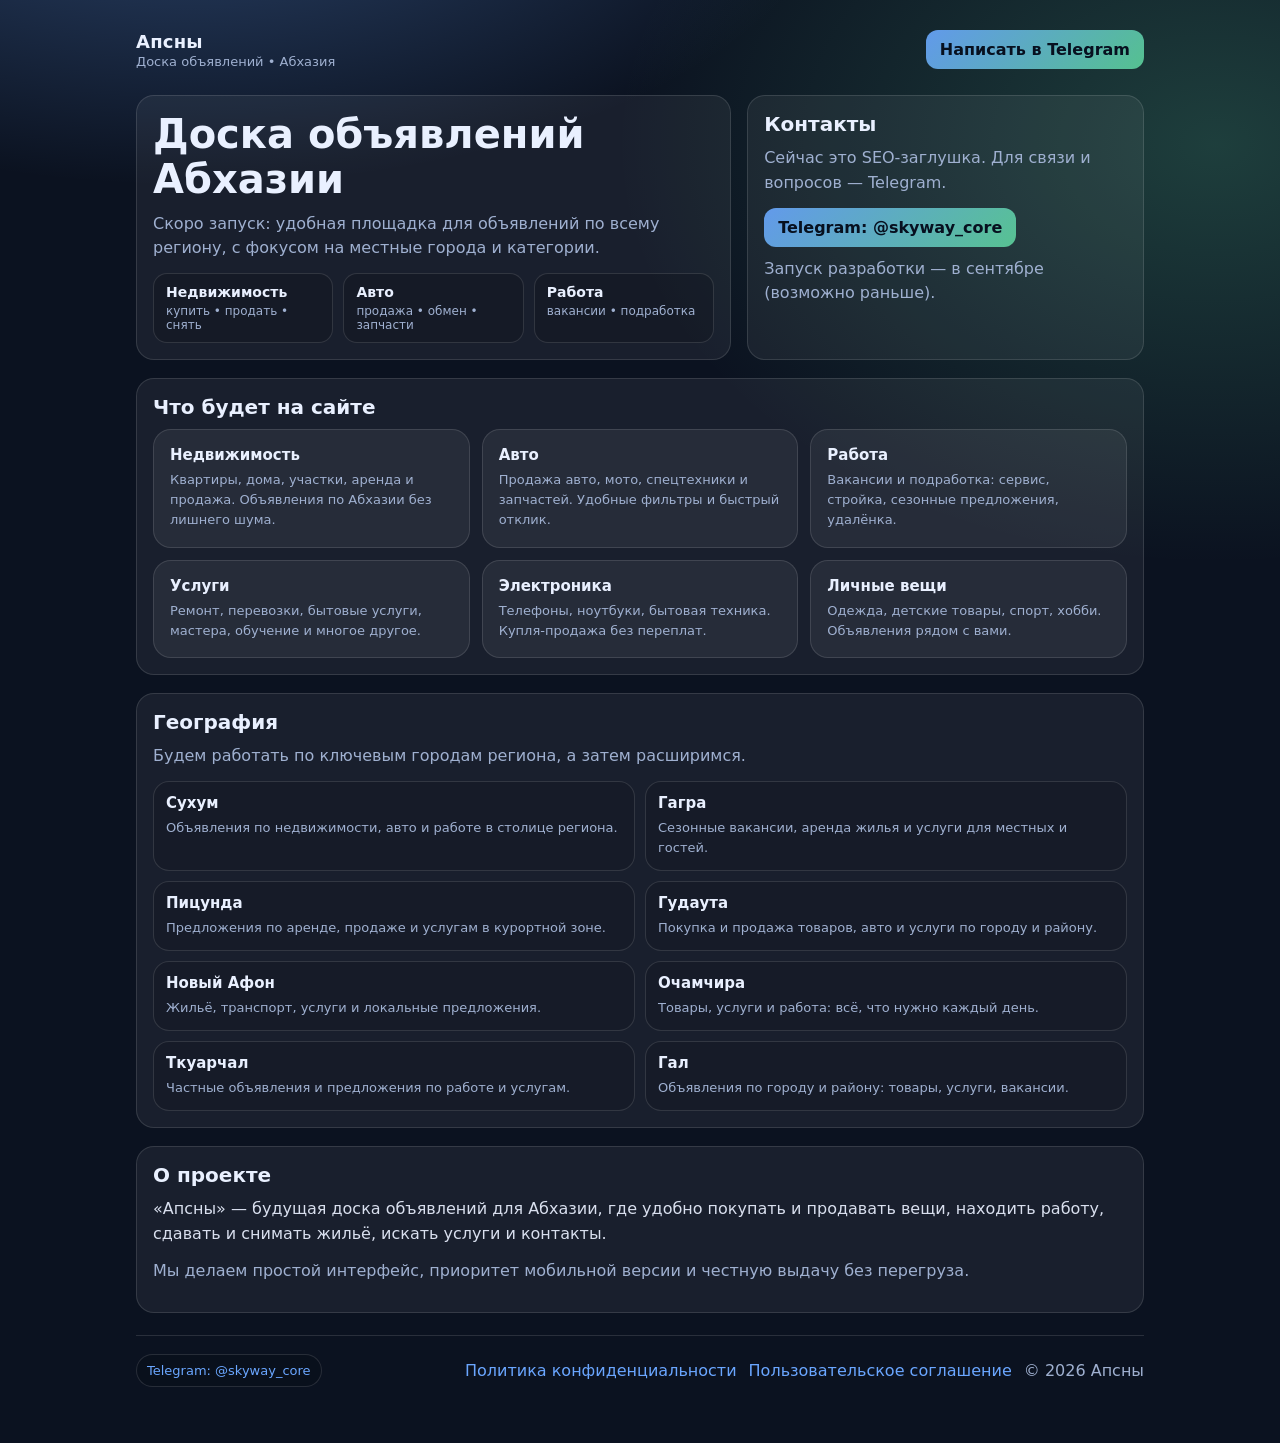
<file: index.html>
<!doctype html>
<html lang="ru">
  <head>
    <meta charset="utf-8" />
    <meta name="viewport" content="width=device-width, initial-scale=1" />

    <title>Объявления Абхазии — купить, продать, снять | Апсны</title>
    <meta
      name="description"
      content="Скоро запуск доски объявлений в Абхазии: недвижимость, авто, работа, услуги. Напишите в Telegram — сообщим о запуске."
    />
    <meta name="robots" content="index, follow" />
    <link rel="canonical" href="https://apsny-one.online/" />

    <meta property="og:type" content="website" />
    <meta property="og:site_name" content="Апсны" />
    <meta property="og:title" content="Объявления Абхазии — купить, продать, снять | Апсны" />
    <meta
      property="og:description"
      content="Скоро запуск доски объявлений в Абхазии: недвижимость, авто, работа, услуги. Напишите в Telegram — сообщим о запуске."
    />
    <meta property="og:url" content="https://apsny-one.online/" />
    <meta property="og:image" content="https://apsny-one.online/assets/img/og.png" />
    <meta property="og:image:width" content="1200" />
    <meta property="og:image:height" content="630" />

    <meta name="twitter:card" content="summary_large_image" />
    <meta name="twitter:title" content="Объявления Абхазии — купить, продать, снять | Апсны" />
    <meta
      name="twitter:description"
      content="Скоро запуск доски объявлений в Абхазии: недвижимость, авто, работа, услуги. Напишите в Telegram — сообщим о запуске."
    />
    <meta name="twitter:image" content="https://apsny-one.online/assets/img/og.png" />

    <link rel="icon" href="/favicon.ico" sizes="any" />
    <link rel="icon" href="/assets/img/favicon.svg" type="image/svg+xml" />
    <link rel="stylesheet" href="/assets/css/styles.css" />

    <script type="application/ld+json">
      {
        "@context": "https://schema.org",
        "@graph": [
          {
            "@type": "Organization",
            "name": "Апсны",
            "url": "https://apsny-one.online/",
            "logo": "https://apsny-one.online/assets/img/og.png",
            "areaServed": "Абхазия"
          },
          {
            "@type": "WebSite",
            "name": "Апсны",
            "url": "https://apsny-one.online/"
          }
        ]
      }
    </script>
  </head>
  <body>
    <div class="wrap">
      <header class="header">
        <div class="logo">
          <div class="logo__name">Апсны</div>
          <div class="logo__tag">Доска объявлений • Абхазия</div>
        </div>
        <a class="btn btn--primary" href="https://t.me/skyway_core" rel="noopener">Написать в Telegram</a>
      </header>

      <main>
        <section class="hero">
          <div class="card">
            <h1>Доска объявлений Абхазии</h1>
            <p class="muted">
              Скоро запуск: удобная площадка для объявлений по всему региону, с фокусом на местные города и категории.
            </p>
            <div class="kpi">
              <div class="kpi__item">
                <div class="kpi__title">Недвижимость</div>
                <div class="kpi__desc">купить • продать • снять</div>
              </div>
              <div class="kpi__item">
                <div class="kpi__title">Авто</div>
                <div class="kpi__desc">продажа • обмен • запчасти</div>
              </div>
              <div class="kpi__item">
                <div class="kpi__title">Работа</div>
                <div class="kpi__desc">вакансии • подработка</div>
              </div>
            </div>
          </div>

          <div class="card" id="contact">
            <h2 class="h2--tight">Контакты</h2>
            <p class="muted">Сейчас это SEO‑заглушка. Для связи и вопросов — Telegram.</p>
            <a class="btn btn--primary" href="https://t.me/skyway_core" rel="noopener">Telegram: @skyway_core</a>
            <p class="muted" style="margin-top:10px">Запуск разработки — в сентябре (возможно раньше).</p>
          </div>
        </section>

        <section class="card">
          <h2>Что будет на сайте</h2>
          <div class="grid">
            <div class="card item">
              <h3>Недвижимость</h3>
              <p>Квартиры, дома, участки, аренда и продажа. Объявления по Абхазии без лишнего шума.</p>
            </div>
            <div class="card item">
              <h3>Авто</h3>
              <p>Продажа авто, мото, спецтехники и запчастей. Удобные фильтры и быстрый отклик.</p>
            </div>
            <div class="card item">
              <h3>Работа</h3>
              <p>Вакансии и подработка: сервис, стройка, сезонные предложения, удалёнка.</p>
            </div>
            <div class="card item">
              <h3>Услуги</h3>
              <p>Ремонт, перевозки, бытовые услуги, мастера, обучение и многое другое.</p>
            </div>
            <div class="card item">
              <h3>Электроника</h3>
              <p>Телефоны, ноутбуки, бытовая техника. Купля‑продажа без переплат.</p>
            </div>
            <div class="card item">
              <h3>Личные вещи</h3>
              <p>Одежда, детские товары, спорт, хобби. Объявления рядом с вами.</p>
            </div>
          </div>
        </section>

        <section class="card">
          <h2>География</h2>
          <p class="muted">Будем работать по ключевым городам региона, а затем расширимся.</p>
          <div class="cities">
            <div class="city">
              <h3>Сухум</h3>
              <p>Объявления по недвижимости, авто и работе в столице региона.</p>
            </div>
            <div class="city">
              <h3>Гагра</h3>
              <p>Сезонные вакансии, аренда жилья и услуги для местных и гостей.</p>
            </div>
            <div class="city">
              <h3>Пицунда</h3>
              <p>Предложения по аренде, продаже и услугам в курортной зоне.</p>
            </div>
            <div class="city">
              <h3>Гудаута</h3>
              <p>Покупка и продажа товаров, авто и услуги по городу и району.</p>
            </div>
            <div class="city">
              <h3>Новый Афон</h3>
              <p>Жильё, транспорт, услуги и локальные предложения.</p>
            </div>
            <div class="city">
              <h3>Очамчира</h3>
              <p>Товары, услуги и работа: всё, что нужно каждый день.</p>
            </div>
            <div class="city">
              <h3>Ткуарчал</h3>
              <p>Частные объявления и предложения по работе и услугам.</p>
            </div>
            <div class="city">
              <h3>Гал</h3>
              <p>Объявления по городу и району: товары, услуги, вакансии.</p>
            </div>
          </div>
        </section>

        <section class="card">
          <h2>О проекте</h2>
          <p>
            «Апсны» — будущая доска объявлений для Абхазии, где удобно покупать и продавать вещи, находить работу, сдавать и
            снимать жильё, искать услуги и контакты.
          </p>
          <p class="muted">Мы делаем простой интерфейс, приоритет мобильной версии и честную выдачу без перегруза.</p>
        </section>
      </main>

      <footer class="footer">
        <div class="badges">
          <span class="badge"><a href="https://t.me/skyway_core" rel="noopener">Telegram: @skyway_core</a></span>
        </div>
        <div class="links">
          <a href="/privacy.html">Политика конфиденциальности</a>
          <a href="/terms.html">Пользовательское соглашение</a>
          <span class="muted">© <span id="year"></span> Апсны</span>
        </div>
      </footer>
    </div>

    <script src="/assets/js/main.js"></script>
  </body>
</html>
</file>
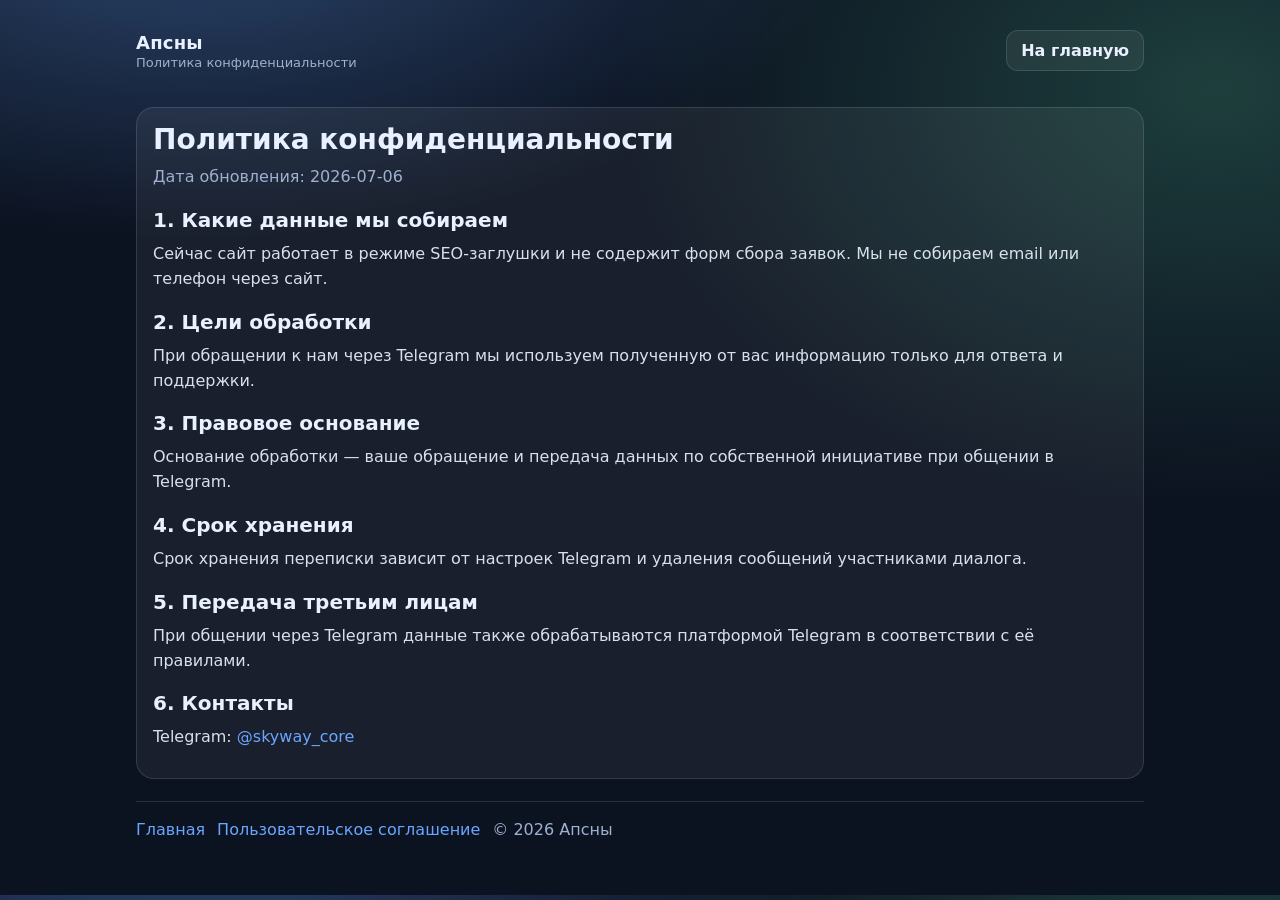
<file: privacy.html>
<!doctype html>
<html lang="ru">
  <head>
    <meta charset="utf-8" />
    <meta name="viewport" content="width=device-width, initial-scale=1" />

    <title>Политика конфиденциальности | Апсны</title>
    <meta name="description" content="Политика конфиденциальности сервиса «Апсны»." />
    <meta name="robots" content="index, follow" />
    <link rel="canonical" href="https://apsny-one.online/privacy.html" />

    <meta property="og:type" content="website" />
    <meta property="og:site_name" content="Апсны" />
    <meta property="og:title" content="Политика конфиденциальности | Апсны" />
    <meta property="og:description" content="Политика конфиденциальности сервиса «Апсны»." />
    <meta property="og:url" content="https://apsny-one.online/privacy.html" />
    <meta property="og:image" content="https://apsny-one.online/assets/img/og.png" />
    <meta property="og:image:width" content="1200" />
    <meta property="og:image:height" content="630" />

    <meta name="twitter:card" content="summary_large_image" />
    <meta name="twitter:title" content="Политика конфиденциальности | Апсны" />
    <meta name="twitter:description" content="Политика конфиденциальности сервиса «Апсны»." />
    <meta name="twitter:image" content="https://apsny-one.online/assets/img/og.png" />

    <link rel="icon" href="/favicon.ico" sizes="any" />
    <link rel="icon" href="/assets/img/favicon.svg" type="image/svg+xml" />
    <link rel="stylesheet" href="/assets/css/styles.css" />
  </head>
  <body>
    <div class="wrap">
      <header class="header">
        <div class="logo">
          <div class="logo__name">Апсны</div>
          <div class="logo__tag">Политика конфиденциальности</div>
        </div>
        <a class="btn" href="/">На главную</a>
      </header>

      <main>
        <section class="card prose">
          <h1>Политика конфиденциальности</h1>
          <p class="muted">Дата обновления: 2026-07-06</p>

          <h2>1. Какие данные мы собираем</h2>
          <p>Сейчас сайт работает в режиме SEO‑заглушки и не содержит форм сбора заявок. Мы не собираем email или телефон через сайт.</p>

          <h2>2. Цели обработки</h2>
          <p>При обращении к нам через Telegram мы используем полученную от вас информацию только для ответа и поддержки.</p>

          <h2>3. Правовое основание</h2>
          <p>Основание обработки — ваше обращение и передача данных по собственной инициативе при общении в Telegram.</p>

          <h2>4. Срок хранения</h2>
          <p>Срок хранения переписки зависит от настроек Telegram и удаления сообщений участниками диалога.</p>

          <h2>5. Передача третьим лицам</h2>
          <p>При общении через Telegram данные также обрабатываются платформой Telegram в соответствии с её правилами.</p>

          <h2>6. Контакты</h2>
          <p>Telegram: <a href="https://t.me/skyway_core" rel="noopener">@skyway_core</a></p>
        </section>
      </main>

      <footer class="footer">
        <div class="links">
          <a href="/">Главная</a>
          <a href="/terms.html">Пользовательское соглашение</a>
          <span class="muted">© <span id="year"></span> Апсны</span>
        </div>
      </footer>
    </div>

    <script src="/assets/js/main.js"></script>
  </body>
</html>
</file>
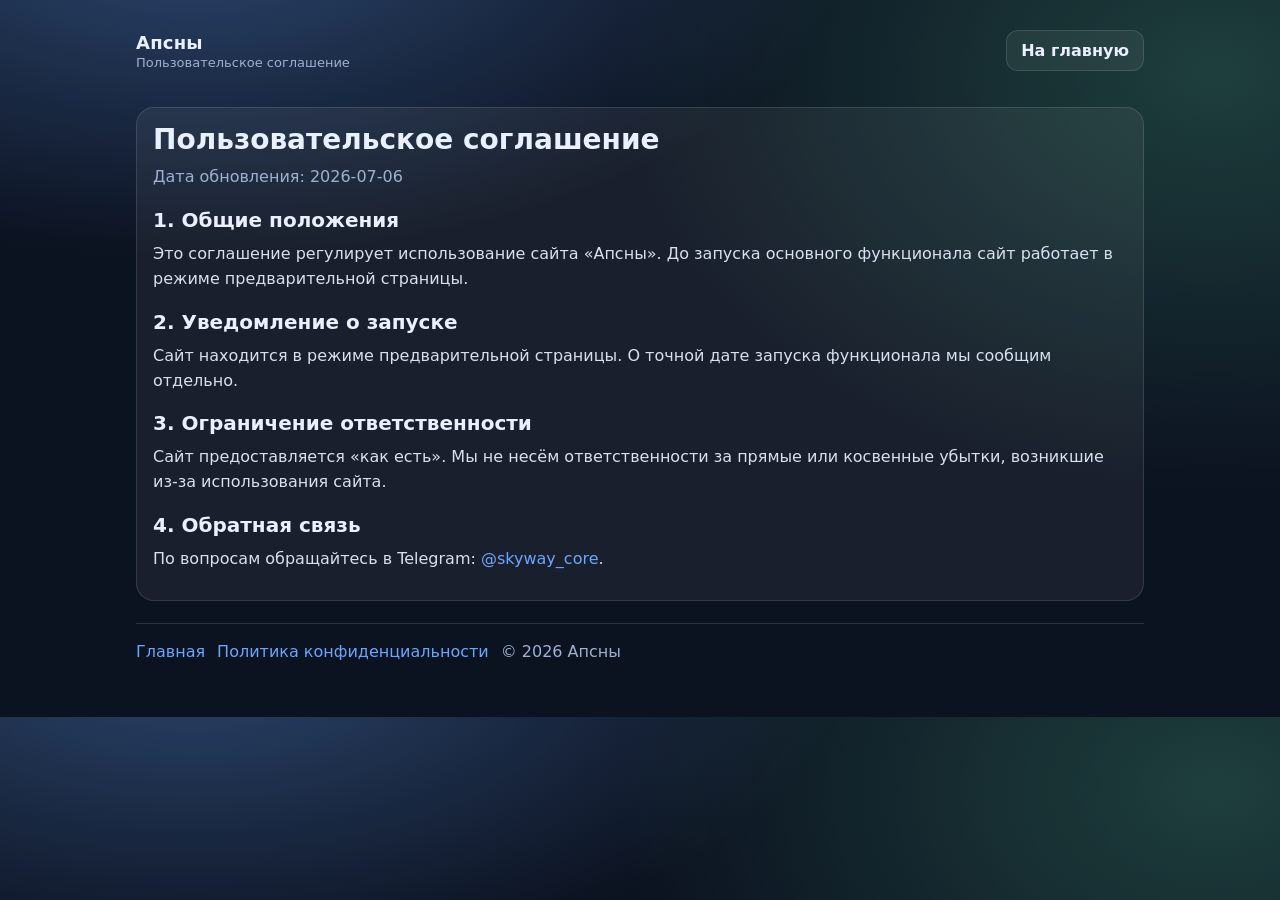
<file: terms.html>
<!doctype html>
<html lang="ru">
  <head>
    <meta charset="utf-8" />
    <meta name="viewport" content="width=device-width, initial-scale=1" />

    <title>Пользовательское соглашение | Апсны</title>
    <meta name="description" content="Пользовательское соглашение сервиса «Апсны»." />
    <meta name="robots" content="index, follow" />
    <link rel="canonical" href="https://apsny-one.online/terms.html" />

    <meta property="og:type" content="website" />
    <meta property="og:site_name" content="Апсны" />
    <meta property="og:title" content="Пользовательское соглашение | Апсны" />
    <meta property="og:description" content="Пользовательское соглашение сервиса «Апсны»." />
    <meta property="og:url" content="https://apsny-one.online/terms.html" />
    <meta property="og:image" content="https://apsny-one.online/assets/img/og.png" />
    <meta property="og:image:width" content="1200" />
    <meta property="og:image:height" content="630" />

    <meta name="twitter:card" content="summary_large_image" />
    <meta name="twitter:title" content="Пользовательское соглашение | Апсны" />
    <meta name="twitter:description" content="Пользовательское соглашение сервиса «Апсны»." />
    <meta name="twitter:image" content="https://apsny-one.online/assets/img/og.png" />

    <link rel="icon" href="/favicon.ico" sizes="any" />
    <link rel="icon" href="/assets/img/favicon.svg" type="image/svg+xml" />
    <link rel="stylesheet" href="/assets/css/styles.css" />
  </head>
  <body>
    <div class="wrap">
      <header class="header">
        <div class="logo">
          <div class="logo__name">Апсны</div>
          <div class="logo__tag">Пользовательское соглашение</div>
        </div>
        <a class="btn" href="/">На главную</a>
      </header>

      <main>
        <section class="card prose">
          <h1>Пользовательское соглашение</h1>
          <p class="muted">Дата обновления: 2026-07-06</p>

          <h2>1. Общие положения</h2>
          <p>
            Это соглашение регулирует использование сайта «Апсны». До запуска основного функционала сайт работает в режиме
            предварительной страницы.
          </p>

          <h2>2. Уведомление о запуске</h2>
          <p>Сайт находится в режиме предварительной страницы. О точной дате запуска функционала мы сообщим отдельно.</p>

          <h2>3. Ограничение ответственности</h2>
          <p>Сайт предоставляется «как есть». Мы не несём ответственности за прямые или косвенные убытки, возникшие из-за использования сайта.</p>

          <h2>4. Обратная связь</h2>
          <p>По вопросам обращайтесь в Telegram: <a href="https://t.me/skyway_core" rel="noopener">@skyway_core</a>.</p>
        </section>
      </main>

      <footer class="footer">
        <div class="links">
          <a href="/">Главная</a>
          <a href="/privacy.html">Политика конфиденциальности</a>
          <span class="muted">© <span id="year"></span> Апсны</span>
        </div>
      </footer>
    </div>

    <script src="/assets/js/main.js"></script>
  </body>
</html>
</file>
<file: assets/css/styles.css>
:root {
  color-scheme: light;
  --bg: #0b1220;
  --card: rgba(255, 255, 255, 0.06);
  --muted: #9fb0d0;
  --text: #e9f0ff;
  --brand: #6aa6ff;
  --brand2: #69f0ae;
  --border: rgba(255, 255, 255, 0.12);
}

* {
  box-sizing: border-box;
}

body {
  margin: 0;
  font-family: ui-sans-serif, system-ui, -apple-system, Segoe UI, Roboto, Arial, "Noto Sans", "Liberation Sans", sans-serif;
  background: radial-gradient(1200px 600px at 15% -10%, rgba(106, 166, 255, 0.35), transparent 55%),
    radial-gradient(1000px 700px at 95% 10%, rgba(105, 240, 174, 0.2), transparent 60%), var(--bg);
  color: var(--text);
}

a {
  color: var(--brand);
  text-decoration: none;
}

a:hover {
  text-decoration: underline;
}

.wrap {
  max-width: 1040px;
  margin: 0 auto;
  padding: 20px 16px 56px;
}

.header {
  display: flex;
  align-items: center;
  justify-content: space-between;
  gap: 12px;
  padding: 10px 0 18px;
}

.logo__name {
  font-size: 18px;
  font-weight: 800;
  letter-spacing: 0.2px;
}

.logo__tag {
  font-size: 13px;
  color: var(--muted);
  margin-top: 2px;
}

.btn {
  display: inline-flex;
  align-items: center;
  justify-content: center;
  padding: 10px 14px;
  border-radius: 12px;
  border: 1px solid var(--border);
  background: rgba(255, 255, 255, 0.06);
  color: var(--text);
  font-weight: 700;
  cursor: pointer;
}

.btn:focus {
  outline: 2px solid rgba(106, 166, 255, 0.55);
  outline-offset: 2px;
}

.btn--primary {
  background: linear-gradient(135deg, rgba(106, 166, 255, 0.9), rgba(105, 240, 174, 0.75));
  color: #07101f;
  border: 0;
}

.card {
  background: var(--card);
  border: 1px solid var(--border);
  border-radius: 18px;
  padding: 16px;
}

.hero {
  display: grid;
  grid-template-columns: 1.2fr 0.8fr;
  gap: 16px;
  align-items: stretch;
  margin-top: 8px;
}

h1 {
  margin: 0 0 10px;
  font-size: clamp(28px, 3.3vw, 40px);
  line-height: 1.12;
}

h2 {
  margin: 0 0 10px;
  font-size: 20px;
}

h3 {
  margin: 0 0 6px;
  font-size: 15px;
}

p {
  margin: 0 0 12px;
  color: rgba(233, 240, 255, 0.92);
  line-height: 1.55;
}

.muted {
  color: var(--muted);
}

.h2--tight {
  margin-top: 0;
}

.kpi {
  display: grid;
  grid-template-columns: repeat(3, minmax(0, 1fr));
  gap: 10px;
  margin-top: 12px;
}

.kpi__item {
  padding: 10px 12px;
  border-radius: 14px;
  border: 1px solid var(--border);
  background: rgba(0, 0, 0, 0.15);
}

.kpi__title {
  font-size: 14px;
  font-weight: 800;
}

.kpi__desc {
  font-size: 12px;
  color: var(--muted);
  margin-top: 4px;
}

section {
  margin-top: 18px;
}

.grid {
  display: grid;
  grid-template-columns: repeat(3, minmax(0, 1fr));
  gap: 12px;
}

.item p {
  margin: 0;
  color: var(--muted);
  font-size: 13px;
}

.cities {
  display: grid;
  grid-template-columns: repeat(2, minmax(0, 1fr));
  gap: 10px;
}

.city {
  padding: 12px;
  border-radius: 16px;
  border: 1px solid var(--border);
  background: rgba(0, 0, 0, 0.1);
}

.city p {
  margin: 0;
  color: var(--muted);
  font-size: 13px;
}

.form {
  display: flex;
  flex-direction: column;
  gap: 10px;
}

label {
  font-size: 13px;
  color: var(--muted);
  display: block;
  margin-bottom: 6px;
}

input {
  width: 100%;
  padding: 10px 12px;
  border-radius: 12px;
  border: 1px solid var(--border);
  background: rgba(0, 0, 0, 0.18);
  color: var(--text);
}

input:focus {
  outline: 2px solid rgba(106, 166, 255, 0.45);
  outline-offset: 2px;
}

.row {
  display: grid;
  grid-template-columns: 1fr 1fr;
  gap: 10px;
}

.check {
  display: flex;
  gap: 10px;
  align-items: flex-start;
}

.check input {
  width: 18px;
  height: 18px;
  margin-top: 2px;
}

.notice {
  font-size: 13px;
  color: var(--muted);
}

.ok {
  border: 1px solid rgba(105, 240, 174, 0.55);
  background: rgba(105, 240, 174, 0.08);
  padding: 10px 12px;
  border-radius: 12px;
}

.err {
  border: 1px solid rgba(255, 120, 120, 0.55);
  background: rgba(255, 120, 120, 0.08);
  padding: 10px 12px;
  border-radius: 12px;
}

.footer {
  margin-top: 22px;
  padding-top: 18px;
  border-top: 1px solid var(--border);
  display: flex;
  flex-wrap: wrap;
  gap: 12px;
  align-items: center;
  justify-content: space-between;
}

.links {
  display: flex;
  gap: 12px;
  flex-wrap: wrap;
  align-items: center;
}

.badges {
  display: flex;
  gap: 10px;
  flex-wrap: wrap;
}

.badge {
  border: 1px solid var(--border);
  border-radius: 999px;
  padding: 8px 10px;
  background: rgba(0, 0, 0, 0.1);
  color: rgba(233, 240, 255, 0.9);
  font-size: 13px;
}

.prose h1 {
  font-size: 28px;
}

.prose h2 {
  margin-top: 18px;
}

@media (max-width: 860px) {
  .hero {
    grid-template-columns: 1fr;
  }
  .grid {
    grid-template-columns: 1fr;
  }
  .kpi {
    grid-template-columns: 1fr;
  }
  .row {
    grid-template-columns: 1fr;
  }
  .cities {
    grid-template-columns: 1fr;
  }
}
</file>
